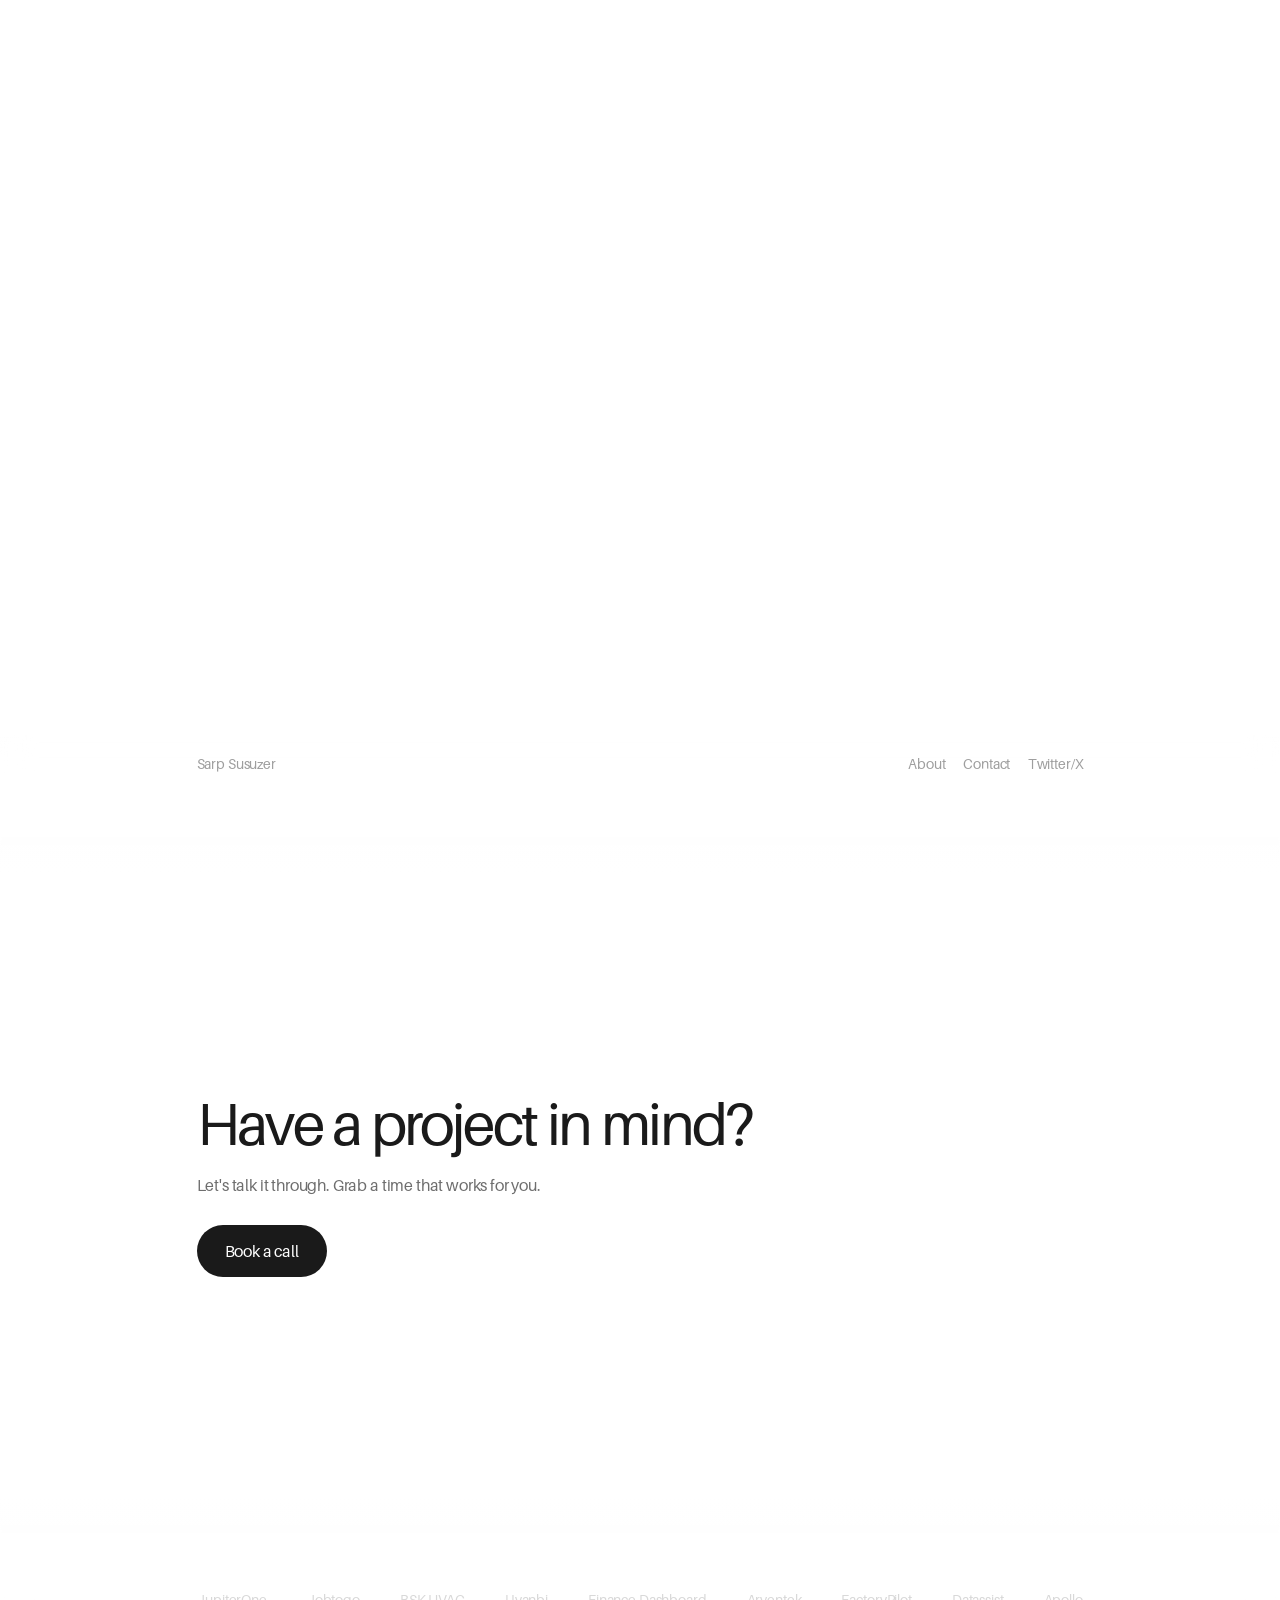
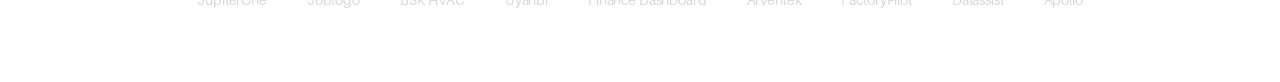
<file: index.html>
<!doctype html>
<html lang="en">
<head>
<meta charset="utf-8">
<meta name="viewport" content="width=device-width, initial-scale=1">
<title>Sarp Susuzer — Design Engineer</title>
<meta name="description" content="Sarp Susuzer is a design engineer working globally. Product design, UI/UX and Framer builds for startups. Selected projects and how to book a call.">
<link rel="canonical" href="https://sarpsusuzer.com/">
<meta name="robots" content="index, follow, max-image-preview:large">
<meta property="og:type" content="website">
<meta property="og:site_name" content="Sarp Susuzer">
<meta property="og:title" content="Sarp Susuzer — Design Engineer">
<meta property="og:description" content="Sarp Susuzer is a design engineer working globally. Product design, UI/UX and Framer builds for startups. Selected projects and how to book a call.">
<meta property="og:url" content="https://sarpsusuzer.com/">
<meta property="og:image" content="https://sarpsusuzer.com/uploads/sarp-portrait.png">
<meta name="twitter:card" content="summary">
<meta name="twitter:title" content="Sarp Susuzer — Design Engineer">
<meta name="twitter:description" content="Sarp Susuzer is a design engineer working globally. Product design, UI/UX and Framer builds for startups. Selected projects and how to book a call.">
<meta name="twitter:image" content="https://sarpsusuzer.com/uploads/sarp-portrait.png">
<script type="application/ld+json">{"@context":"https://schema.org","@type":"Person","name":"Sarp Susuzer","alternateName":"Sarp Susüzer","url":"https://sarpsusuzer.com/","image":"https://sarpsusuzer.com/uploads/sarp-portrait.png","jobTitle":"Design Engineer","email":"sarp@susuzer.com","worksFor":{"@type":"Organization","name":"Studio Magik","url":"https://studiomagik.com"},"sameAs":["https://x.com/sarpsusuzer","https://studiomagik.com"]}</script>
<link rel="icon" href="/favicon.ico" sizes="48x48">
<link rel="icon" type="image/png" sizes="32x32" href="/favicon-32.png">
<link rel="apple-touch-icon" href="/apple-touch-icon.png">
<link rel="preload" href="/fonts/Aileron-Regular.otf" as="font" type="font/otf" crossorigin>
<link rel="stylesheet" href="/styles.css?v=mwxkfaz3">
</head>
<body>
<header class="top">
  <div class="top-inner">
    <div class="who">
      <p id="site-name" class="reveal" style="--d:0ms"></p>
    </div>
    <nav id="site-nav" class="reveal" style="--d:160ms" aria-label="Primary"></nav>
  </div>
</header>
<main id="projects" aria-live="polite"></main>
<nav id="dock" class="dock reveal hidden" aria-label="Projects"></nav>
<script src="/app.js?v=mwxkfaz3"></script>
</body>
</html>
</file>
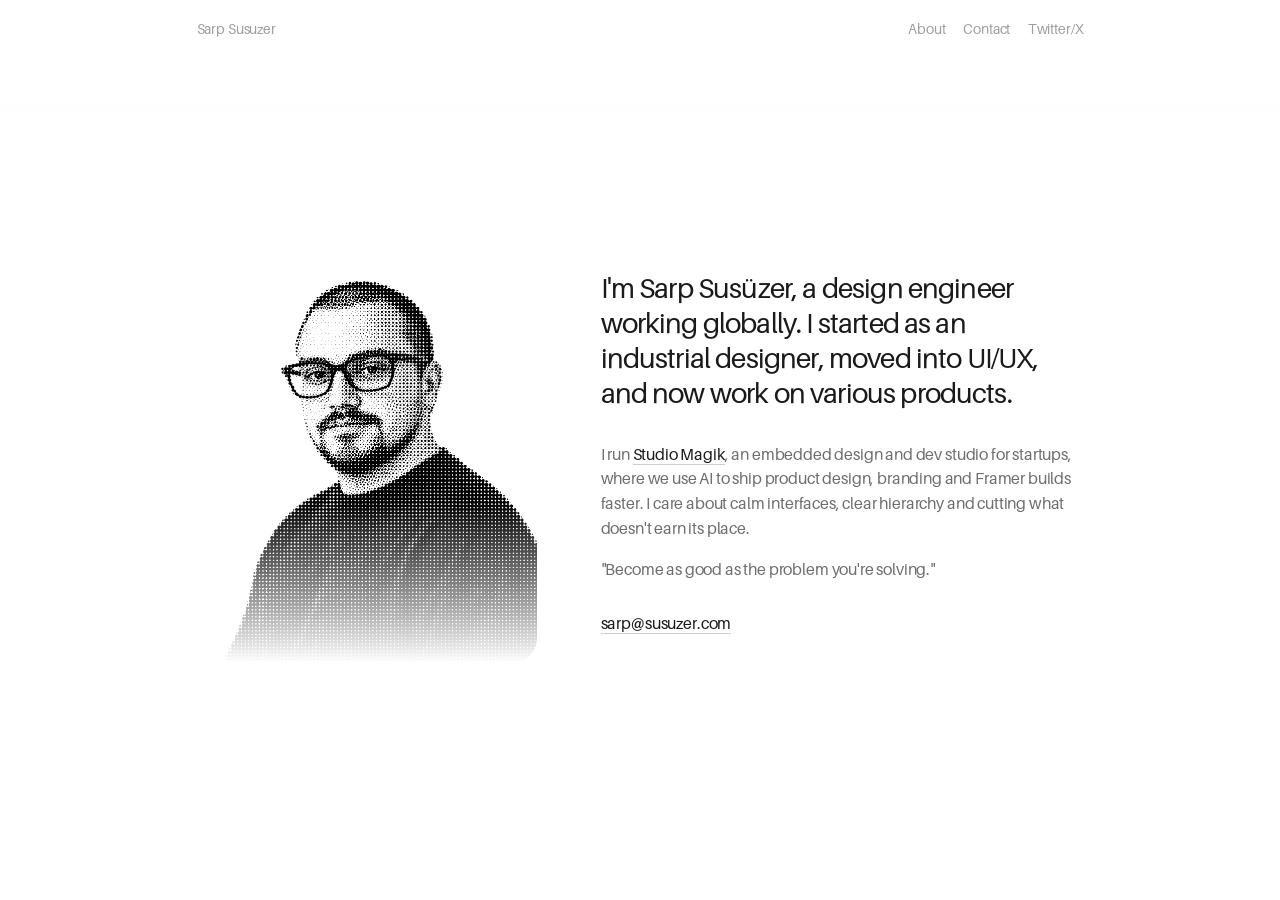
<file: about.html>
<!doctype html>
<html lang="en">
<head>
<meta charset="utf-8">
<meta name="viewport" content="width=device-width, initial-scale=1">
<title>About — Sarp Susuzer</title>
<meta name="description" content="About Sarp Susuzer: a design engineer who started as an industrial designer, moved into UI/UX, and runs Studio Magik, an embedded design and dev studio for startups.">
<link rel="canonical" href="https://sarpsusuzer.com/about">
<meta name="robots" content="index, follow, max-image-preview:large">
<meta property="og:type" content="profile">
<meta property="og:site_name" content="Sarp Susuzer">
<meta property="og:title" content="About — Sarp Susuzer">
<meta property="og:description" content="About Sarp Susuzer: a design engineer who started as an industrial designer, moved into UI/UX, and runs Studio Magik, an embedded design and dev studio for startups.">
<meta property="og:url" content="https://sarpsusuzer.com/about">
<meta property="og:image" content="https://sarpsusuzer.com/uploads/sarp-portrait.png">
<meta name="twitter:card" content="summary">
<meta name="twitter:title" content="About — Sarp Susuzer">
<meta name="twitter:description" content="About Sarp Susuzer: a design engineer who started as an industrial designer, moved into UI/UX, and runs Studio Magik, an embedded design and dev studio for startups.">
<meta name="twitter:image" content="https://sarpsusuzer.com/uploads/sarp-portrait.png">
<link rel="icon" href="/favicon.ico" sizes="48x48">
<link rel="icon" type="image/png" sizes="32x32" href="/favicon-32.png">
<link rel="apple-touch-icon" href="/apple-touch-icon.png">
<link rel="preload" href="/fonts/Aileron-Regular.otf" as="font" type="font/otf" crossorigin>
<link rel="stylesheet" href="/styles.css?v=mwxkfaz3">
</head>
<body class="about-page">
<header class="top">
  <div class="top-inner">
    <a class="who" href="/" aria-label="Home">
      <p id="site-name" class="reveal" style="--d:0ms"></p>
    </a>
    <nav id="site-nav" class="reveal" style="--d:160ms" aria-label="Primary"></nav>
  </div>
</header>
<main class="about">
  <figure class="about-photo reveal" id="about-photo" style="--d:120ms"></figure>
  <div class="about-text">
    <div id="about-bio"></div>
    <a id="about-email" class="about-email reveal hidden" style="--d:520ms"></a>
  </div>
</main>
<script src="/about.js?v=mwxkfaz3"></script>
</body>
</html>
</file>
<file: styles.css>
@font-face {
  font-family: "Aileron";
  src: url("/fonts/Aileron-Regular.otf") format("opentype");
  font-weight: 400;
  font-display: swap;
}

:root {
  --bg: #ffffff;
  --text-muted: #9e9e9e;
  --card: #eaeaea;
  --card-radius: 24px;
  --peek-opacity: 0.43;

  --col: min(887px, 100vw - 32px); /* content column / slide width */
  --gap: 20px; /* space between slides */
  --pad: calc((100vw - var(--col)) / 2);
  --header-h: 80px;
  --first-row-top: 160px; /* logo row y in the 1440 frame */
  --ease: cubic-bezier(0.22, 0.8, 0.2, 1);
  --dur: 0.7s;
}

* { box-sizing: border-box; margin: 0; padding: 0; }

html {
  background: var(--bg);
  -webkit-text-size-adjust: 100%;
}

body {
  background: var(--bg);
  color: var(--text-muted);
  font-family: "Aileron", system-ui, sans-serif;
  font-size: 14px;
  letter-spacing: -0.01em; /* -0.14px at 14px */
  overflow-x: clip;
}

a { color: inherit; text-decoration: none; }
.hidden { display: none !important; }

/* header */
.top {
  position: fixed;
  inset: 0 0 auto 0;
  z-index: 10;
  height: var(--header-h);
}
.top-inner {
  width: var(--col);
  margin: 0 auto;
  padding-top: 20px;
  display: flex;
  justify-content: space-between;
  align-items: flex-start;
}
.who p { line-height: 17px; }
#site-nav { display: flex; gap: 17.5px; }
#site-nav a { line-height: 17px; transition: color 0.2s; }
#site-nav a:hover, #site-nav a:focus-visible { color: #1a1a1a; }

/* projects */
#projects {
  padding-top: 0;
  padding-bottom: max(0px, calc(100vh - 852.83px));
}

.project {
  margin-bottom: 54.64px;
}

.project-head {
  width: var(--col);
  margin: 0 auto 16.66px;
  height: 23.13px;
  display: flex;
  align-items: center;
  justify-content: space-between;
  gap: 16px;
}
.project-head img { height: 23.13px; width: auto; display: block; }
.project-head .name { font-size: 16px; color: #1a1a1a; letter-spacing: -0.16px; }
.project-head .tagline { font-size: 16px; letter-spacing: -0.16px; white-space: nowrap; }

/* carousel: slides are positioned by their offset from the active one, so the strip loops */
.stage { overflow: hidden; }
.track {
  position: relative;
  height: calc(var(--col) * 598.4 / 887);
  touch-action: pan-y;
}

.slide {
  all: unset;
  box-sizing: border-box;
  position: absolute;
  top: 0;
  left: var(--pad);
  width: var(--col);
  aspect-ratio: 887 / 598.4;
  cursor: pointer;
  opacity: var(--peek-opacity);
  transform: translateX(calc(var(--o, 0) * (var(--col) + var(--gap))));
  transition: transform var(--dur) var(--ease), opacity var(--dur) var(--ease);
  will-change: transform;
}
.slide[aria-current="true"] { opacity: 1; cursor: e-resize; }
.slide[data-far="true"] { opacity: 0; pointer-events: none; }
.slide:focus-visible { outline: 2px solid #1a1a1a; outline-offset: 4px; }
.slide img {
  /* fills the full slot width, rounded corners */
  position: absolute;
  inset: 0;
  width: 100%;
  height: 100%;
  border-radius: var(--card-radius);
  object-fit: cover;
  object-position: center;
  display: block;
  user-select: none;
  -webkit-user-drag: none;
}

.empty { width: var(--col); margin: 0 auto; }

@media (prefers-reduced-motion: reduce) {
  .track, .slide { transition: none; }
}

@media (max-width: 600px) {
  :root { --card-radius: 14px; --gap: 12px; }
  .dock { gap: 0; height: 64px; overflow-x: auto; scrollbar-width: none; }
  .dock::-webkit-scrollbar { display: none; }
  .dock-item { flex: 0 0 auto; }
  .dock .dock-clone { display: grid; }
  .dock { justify-content: flex-start; }
  .dock { transition: opacity .4s var(--ease), transform .4s var(--ease); }
  .dock.has-hero:not(.on-hero) { opacity: 0; pointer-events: none; transform: translateY(12px); }
  .dock-item { padding: 0 8px; }
  .dock-item img { height: 16px; }
  .project-head .tagline { font-size: 13px; white-space: normal; text-align: right; }
}

/* reveal: content fades in out of a blur, staggered; replays each time a project comes into view */
.reveal {
  opacity: 0;
  filter: blur(18px);
  transform: translateY(32px) scale(0.985);
  transition: opacity 0.25s ease, filter 0.25s ease, transform 0.25s ease;
}
.reveal.in {
  opacity: 1;
  filter: none; /* none (not blur(0)) so it doesn't become a backdrop root for the dock */
  transform: none;
  transition:
    opacity 0.9s var(--ease) var(--d, 0ms),
    filter 1.1s var(--ease) var(--d, 0ms),
    transform 1.2s var(--ease) var(--d, 0ms);
}
.stage.reveal { transform: translateY(48px) scale(0.97); transform-origin: 50% 0; }
.stage.reveal.in { transform: none; }

/* image settling into a card (first reveal + every time it becomes the active slide) */
@keyframes settle {
  from { opacity: 0; filter: blur(14px); transform: scale(1.045); }
  to   { opacity: 1; filter: blur(0);    transform: none; }
}
.slide img.settle { animation: settle 0.9s var(--ease) both; }

@media (prefers-reduced-motion: reduce) {
  .reveal, .reveal.in { opacity: 1; filter: none; transform: none; transition: none; }
  .slide img.settle { animation: none; }
}

/* dock: fixed client logos, click to jump to that project */
.dock {
  position: fixed;
  inset: auto 0 0 0;
  z-index: 10;
  height: 72px;
  display: flex;
  align-items: center;
  justify-content: safe center;
  gap: 8px;
  --d: 300ms;
}
.dock.hidden { display: none; }
.dock-item {
  all: unset;
  box-sizing: border-box;
  cursor: pointer;
  height: 44px;
  padding: 0 16px;
  display: grid;
  place-items: center;
  border-radius: 10px;
  color: var(--text-muted);
  opacity: 0.4;
  filter: grayscale(1);
  transition: opacity 0.3s var(--ease), background 0.3s var(--ease);
}
.dock-clone { display: none; }
.dock-item img { height: 20px; width: auto; display: block; }
.dock-item:hover, .dock-item:focus-visible { opacity: 0.8; background: #f4f4f4; }
.dock-item[aria-current="true"] { opacity: 1; }
.dock-item:focus-visible { outline: 2px solid #1a1a1a; outline-offset: -2px; }

/* progressive blur: stacked backdrop-blur layers, each masked to a band, plus a soft white fade */
.pblur {
  position: absolute;
  left: 0; right: 0;
  height: 140px;
  pointer-events: none;
  z-index: -1;
}
.pblur.top { top: 0; --dir: to bottom; }
.pblur.bottom { bottom: 0; --dir: to top; }
.pblur::before {
  content: "";
  position: absolute; inset: 0;
  background: linear-gradient(var(--dir), rgba(255,255,255,0.92) 0%, rgba(255,255,255,0.6) 45%, rgba(255,255,255,0) 100%);
}
.pblur i { position: absolute; inset: 0; }
.pblur i:nth-child(1) {
  -webkit-backdrop-filter: blur(0.5px); backdrop-filter: blur(0.5px);
  -webkit-mask-image: linear-gradient(var(--inv), #000 0%, #000 28.6%, transparent 42.9%); mask-image: linear-gradient(var(--inv), #000 0%, #000 28.6%, transparent 42.9%);
}
.pblur i:nth-child(2) {
  -webkit-backdrop-filter: blur(1px); backdrop-filter: blur(1px);
  -webkit-mask-image: linear-gradient(var(--inv), transparent 14.3%, #000 28.6%, #000 42.9%, transparent 57.1%); mask-image: linear-gradient(var(--inv), transparent 14.3%, #000 28.6%, #000 42.9%, transparent 57.1%);
}
.pblur i:nth-child(3) {
  -webkit-backdrop-filter: blur(2px); backdrop-filter: blur(2px);
  -webkit-mask-image: linear-gradient(var(--inv), transparent 28.6%, #000 42.9%, #000 57.1%, transparent 71.4%); mask-image: linear-gradient(var(--inv), transparent 28.6%, #000 42.9%, #000 57.1%, transparent 71.4%);
}
.pblur i:nth-child(4) {
  -webkit-backdrop-filter: blur(4px); backdrop-filter: blur(4px);
  -webkit-mask-image: linear-gradient(var(--inv), transparent 42.9%, #000 57.1%, #000 71.4%, transparent 85.7%); mask-image: linear-gradient(var(--inv), transparent 42.9%, #000 57.1%, #000 71.4%, transparent 85.7%);
}
.pblur i:nth-child(5) {
  -webkit-backdrop-filter: blur(8px); backdrop-filter: blur(8px);
  -webkit-mask-image: linear-gradient(var(--inv), transparent 57.1%, #000 71.4%, #000 85.7%, transparent 100.0%); mask-image: linear-gradient(var(--inv), transparent 57.1%, #000 71.4%, #000 85.7%, transparent 100.0%);
}
.pblur i:nth-child(6) {
  -webkit-backdrop-filter: blur(16px); backdrop-filter: blur(16px);
  -webkit-mask-image: linear-gradient(var(--inv), transparent 71.4%, #000 85.7%, #000 100%); mask-image: linear-gradient(var(--inv), transparent 71.4%, #000 85.7%, #000 100%);
}
.pblur.top { --inv: to top; }    /* mask 0% = inner edge (clear), 100% = screen edge (blurriest) */
.pblur.bottom { --inv: to bottom; }

/* about page */
.who { display: block; }
#site-nav a[aria-current="page"] { color: #1a1a1a; }

.about {
  width: var(--col);
  margin: 0 auto;
  padding: var(--first-row-top) 0 120px;
  display: grid;
  grid-template-columns: 340px 1fr;
  gap: 64px;
  align-items: start;
}
/* desktop: the whole block sits in the middle of the viewport */
@media (min-width: 721px) {
  .about {
    box-sizing: border-box;
    min-height: 100vh;
    padding: var(--header-h) 0;
    align-items: center;
    align-content: center;
  }
  .about-text { padding-top: 0; }
}
.about-photo {
  aspect-ratio: 4 / 5;
  border-radius: var(--card-radius);
  background: var(--card);
  overflow: hidden;
  display: grid;
  place-items: center;
  font-size: 56px;
  letter-spacing: -0.04em;
  color: var(--text-muted);
  -webkit-mask-image: linear-gradient(to bottom, #000 62%, transparent 100%);
  mask-image: linear-gradient(to bottom, #000 62%, transparent 100%);
}
.about-photo img { width: 100%; height: 100%; object-fit: cover; display: block; }

.about-text { padding-top: 4px; max-width: 480px; }
.about-lead { font-size: 28px; line-height: 1.25; letter-spacing: -0.03em; color: #1a1a1a; margin-bottom: 32px; }
.about-body { font-size: 16px; line-height: 1.55; letter-spacing: -0.01em; color: #6e6e6e; margin-bottom: 16px; }
.about-body a, .about-lead a { color: #1a1a1a; border-bottom: 1px solid #cfcfcf; transition: border-color 0.2s; }
.about-body a:hover, .about-body a:focus-visible, .about-lead a:hover, .about-lead a:focus-visible { border-color: #1a1a1a; }
.about-email { display: inline-block; margin-top: 16px; font-size: 16px; color: #1a1a1a; border-bottom: 1px solid #cfcfcf; transition: border-color 0.2s; }
.about-email:hover, .about-email:focus-visible { border-color: #1a1a1a; }

@media (max-width: 720px) {
  .about { grid-template-columns: 1fr; gap: 32px; padding-top: 120px; }
  .about-photo { width: 100%; max-width: 400px; margin-left: auto; justify-self: end; }
  .about-lead { font-size: 24px; }
}

/* locked project (NDA / coming soon): previews are blurred and carry a lock badge */
.locked .slide { overflow: hidden; border-radius: var(--card-radius); }
.locked .slide img { object-fit: cover; filter: blur(22px); transform: scale(1.12); }
.lock {
  position: absolute;
  left: 50%; top: 50%;
  transform: translate(-50%, -50%);
  display: inline-flex; align-items: center; gap: 8px;
  height: 40px; padding: 0 18px;
  border-radius: 999px;
  background: #fff;
  color: #1a1a1a;
  font-size: 14px;
  white-space: nowrap;
  box-shadow: 0 0 0 1px #eaeaea;
}
.lock svg { flex: none; }
.locked .slide img.settle { animation: none; }

/* hero */
.hero {
  min-height: 100vh;
  width: var(--col);
  margin: 0 auto;
  padding: var(--header-h) 0 72px;
  display: flex;
  align-items: center;
  justify-content: space-between;
  gap: 48px;
}
.hero-text { flex: 0 0 auto; display: flex; flex-direction: column; gap: 20px; min-width: 0; }
.hero-title {
  font-weight: 400;
  font-size: clamp(30px, 3.6vw, 52px);
  line-height: 1.05;
  letter-spacing: -0.04em;
  color: #1a1a1a;
}
.hero-line { display: block; white-space: nowrap; }
.hero-muted { color: var(--text-muted); }
.hero-rotor { position: relative; }
.hero-sizer { visibility: hidden; display: block; white-space: nowrap; }
.hero-word { position: absolute; left: 0; top: 0; white-space: nowrap; opacity: 0; filter: blur(8px); transform: translateY(0.25em); transition: opacity .6s ease, filter .6s ease, transform .6s cubic-bezier(.2,.7,.2,1); }
.hero-word.on { opacity: 1; filter: blur(0); transform: none; }
.hero-word:first-child:last-of-type { position: static; }
.hero-sub { font-size: 16px; line-height: 1.45; letter-spacing: -0.01em; color: #6e6e6e; max-width: 420px; }
/* portrait shown as uploaded: no card, radius or background */
.hero-photo { flex: 0 0 auto; width: min(800px, 58%); min-width: 0; flex: 0 1 auto; }
.hero-photo img { width: 100%; height: auto; max-height: calc(100vh - var(--header-h) - 40px); mix-blend-mode: multiply; -webkit-mask-image: linear-gradient(to bottom, #000 62%, transparent 100%); mask-image: linear-gradient(to bottom, #000 62%, transparent 100%); object-fit: contain; object-position: right center; display: block; user-select: none; -webkit-user-drag: none; }
@media (max-width: 700px) {
  .hero { flex-direction: column; align-items: flex-start; justify-content: flex-start; gap: 12px; padding: calc(var(--header-h) + 28px) 0 88px; }
  .hero-text { gap: 14px; }
  .hero-title { font-size: clamp(38px, 11vw, 48px); }
  .hero-sub { font-size: 15px; }
  .hero-photo { width: 100%; max-width: 420px; align-self: center; }
  .hero-photo img { max-height: 56vh; object-position: center top; }
}

/* closing call-to-action */
.cta {
  box-sizing: border-box;
  min-height: 100vh;
  width: var(--col);
  margin: 0 auto;
  padding: 120px 0 120px;
  display: flex;
  flex-direction: column;
  justify-content: center;
  align-items: flex-start;
  gap: 20px;
}
.cta-title { font-weight: 400; font-size: clamp(34px, 4.6vw, 64px); line-height: 1.04; letter-spacing: -0.045em; color: #1a1a1a; max-width: 18ch; }
.cta-sub { font-size: 16px; line-height: 1.45; letter-spacing: -0.01em; color: #6e6e6e; max-width: 380px; }
.cta-btn {
  margin-top: 8px;
  display: inline-flex; align-items: center; justify-content: center;
  height: 52px; padding: 0 28px;
  border-radius: 999px;
  background: #1a1a1a; color: #fff;
  font-size: 16px; letter-spacing: -0.01em;
  transition: background 0.25s var(--ease), transform 0.25s var(--ease);
}
.cta-btn:hover { background: #000; transform: translateY(-2px); }
.cta-btn:focus-visible { outline: 2px solid #1a1a1a; outline-offset: 3px; }
@media (max-width: 700px) {
  .cta { padding: 96px 0 96px; }
  .cta-btn { width: 100%; }
}
</file>
